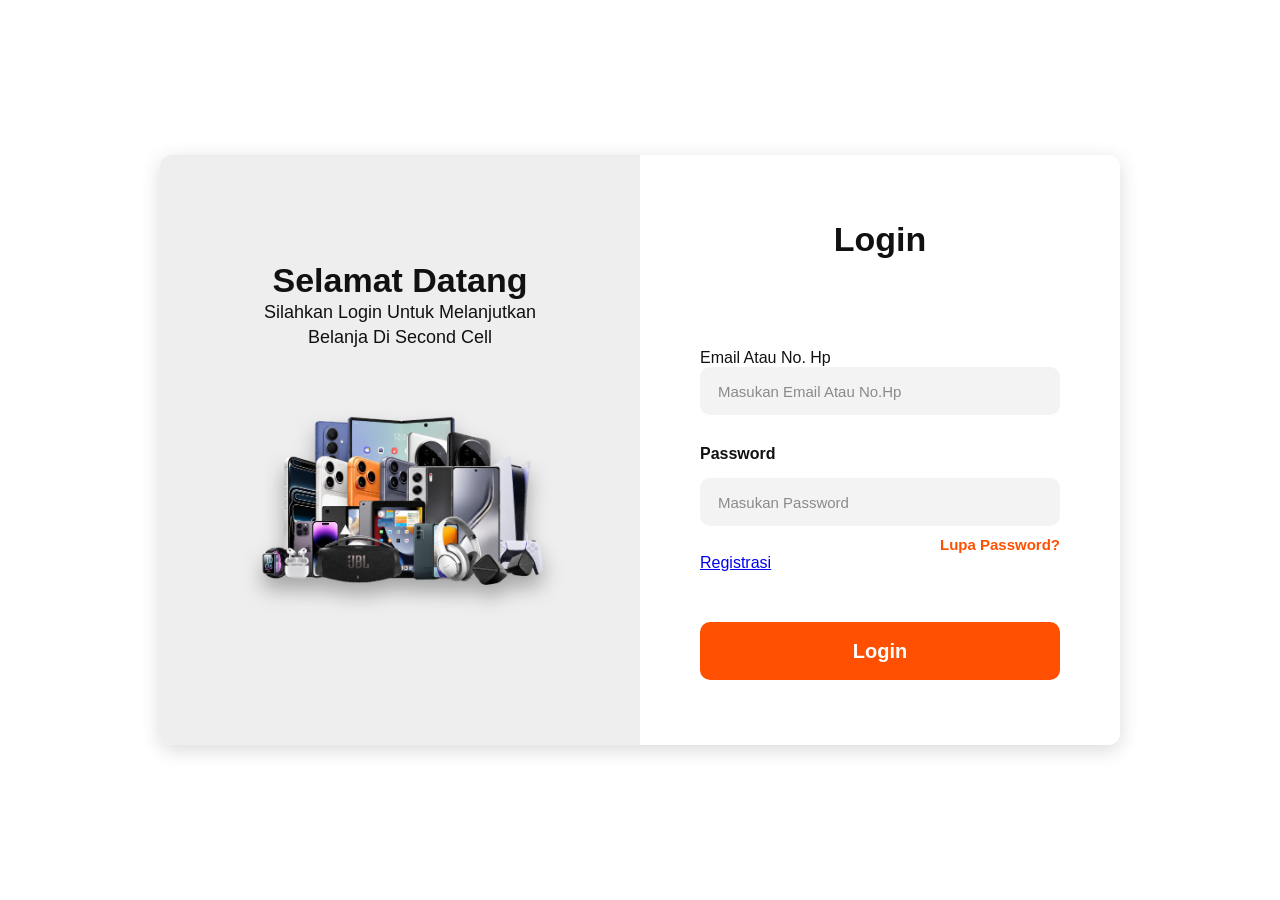
<file: pages/login.html>
<!DOCTYPE html>
<html lang="id">

<head>
    <meta charset="UTF-8">
    <meta name="viewport" content="width=device-width, initial-scale=1.0">

    <title>SecondCell | Login</title>

    <!-- CSS -->
    <link rel="stylesheet" href="/CSS/style_login.css">
</head>
<body>

    <main class="login-page">

        <!-- =========================
            LOGIN CARD
        ========================== -->
        <section class="login-card">

        <!-- =========================
            BAGIAN KIRI
        ========================== -->
        <div class="login-visual">
            <div class="login-visual-content">
                    <sh1 class="login-visual-title">Selamat Datang</sh1>

                    <p class="login-visual-description">
                        Silahkan Login Untuk Melanjutkan<br>Belanja Di Second Cell
                    </p>

                    <img
                        src="/asset/GAMBAR 1.png" alt="Produk Second Cell" class="login-visual-image"
                    >

                </div>

            </div>


            <!-- =========================
                BAGIAN KANAN
            ========================== -->
            <div class="login-form-section">

                <div class="login-form-container">

                    <h2 class="login-form-title">Login</h2>


                    <!-- FORM -->
                    <form class="login-form">

                        <!-- EMAIL -->
                        <div class="form-group">
                            <label for="email" lass="form-label">Email Atau No. Hp</label>

                            <input
                                type="text"
                                id="email"
                                class="form-input"
                                placeholder="Masukan Email Atau No.Hp"
                            >

                        </div>


                        <!-- PASSWORD -->
                        <div class="form-group">
                            <label for="password" class="form-label">
                                Password
                            </label>

                            <input
                                type="password"
                                id="password"
                                class="form-input"
                                placeholder="Masukan Password"
                            >

                            <div class="forgot-password">
                                <a href="#">Lupa Password?</a>
                            </div>
                            <div class="daftar-akun">
                                <a href="register.html">Registrasi</a>
                            </div>

                        </div>


                        <!-- BUTTON LOGIN -->
                        <button
                            type="submit"
                            class="login-button"
                        >
                            Login
                        </button>

                    </form>

                </div>

            </div>

        </section>

    </main>

</body>

</html>
</file>
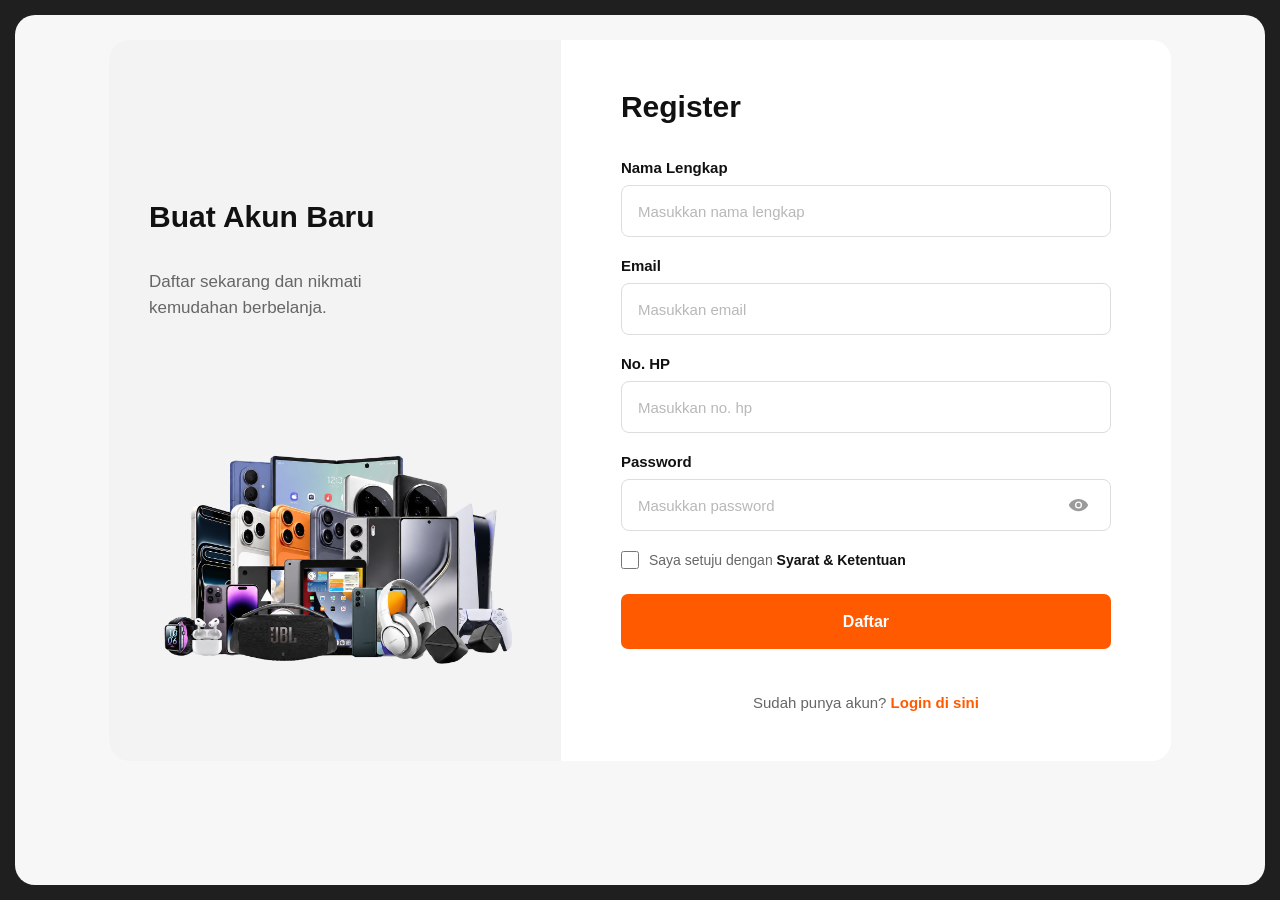
<file: pages/register.html>
<!DOCTYPE html>
<html lang="id">

<head>
    <meta charset="UTF-8">

    <meta
        name="viewport"
        content="width=device-width, initial-scale=1.0"
    >

    <title>Register - Second Cell</title>

    <!-- CSS -->
    <link rel="stylesheet" href="/CSS/style_register.css">
</head>

<body>

    <main class="register-page">
        <!-- =========================
            REGISTER CONTAINER
        ========================== -->
        <section class="register-container">


            <!-- =========================
                BAGIAN KIRI
            ========================== -->
            <div class="register-info">

                <div class="register-info-content">

                    <div class="register-info-text">

                        <h1>
                            Buat Akun Baru
                        </h1>

                        <p>
                            Daftar sekarang dan nikmati
                            kemudahan berbelanja.
                        </p>

                    </div>


                    <!-- GAMBAR -->
                    <div class="register-image-wrapper">

                        <img
                            src="/asset/GAMBAR 1.png"
                            alt="Produk Second Cell"
                            class="register-image"
                        >

                    </div>

                </div>

            </div>


            <!-- =========================
            BAGIAN KANAN FORM REGISTER
            ========================== -->
            <div class="register-form-section">

                <div class="register-form-wrapper">

                    <h2 class="form-title">
                        Register
                    </h2>


                    <form class="register-form">


                        <!-- NAMA -->
                        <div class="form-group">

                            <label for="nama">
                                Nama Lengkap
                            </label>

                            <input
                                type="text"
                                id="nama"
                                name="nama"
                                placeholder="Masukkan nama lengkap"
                                required
                            >

                        </div>


                        <!-- EMAIL -->
                        <div class="form-group">

                            <label for="email">
                                Email
                            </label>

                            <input
                                type="email"
                                id="email"
                                name="email"
                                placeholder="Masukkan email"
                                required
                            >

                        </div>


                        <!-- NOMOR HP -->
                        <div class="form-group">

                            <label for="noHp">
                                No. HP
                            </label>

                            <input
                                type="tel"
                                id="noHp"
                                name="noHp"
                                placeholder="Masukkan no. hp"
                                required
                            >

                        </div>


                        <!-- PASSWORD -->
                        <div class="form-group">

                            <label for="password">
                                Password
                            </label>

                            <div class="password-input">

                                <input
                                    type="password"
                                    id="password"
                                    name="password"
                                    placeholder="Masukkan password"
                                    required
                                >

                                <!-- Icon mata -->
                                <button
                                    type="button"
                                    class="password-toggle"
                                    aria-label="Lihat password"
                                >

                                    <svg
                                        viewBox="0 0 24 24"
                                        aria-hidden="true"
                                    >
                                        <path
                                            d="M12 5C6.5 5 2.1 8.5 1 12c1.1 3.5 5.5 7 11 7s9.9-3.5 11-7c-1.1-3.5-5.5-7-11-7Zm0 11a4 4 0 1 1 0-8 4 4 0 0 1 0 8Zm0-6.5a2.5 2.5 0 1 0 0 5 2.5 2.5 0 0 0 0-5Z"
                                        />
                                    </svg>

                                </button>

                            </div>

                        </div>


                        <!-- AGREEMENT -->
                        <div class="form-agreement">

                            <input
                                type="checkbox"
                                id="agreement"
                                name="agreement"
                                required
                            >

                            <label for="agreement">
                                Saya setuju dengan
                                <a href="#">
                                    Syarat & Ketentuan
                                </a>
                            </label>

                        </div>


                        <!-- REGISTER BUTTON -->
                        <button
                            type="submit"
                            class="btn-register"
                        >
                            Daftar
                        </button>

                    </form>


                    <!-- LOGIN -->
                    <p class="login-text">

                        Sudah punya akun?

                        <a href="login.html">
                            Login di sini
                        </a>

                    </p>

                </div>

            </div>

        </section>

    </main>


    <!-- Script kecil khusus icon mata -->
    <script>

        const passwordInput =
            document.querySelector("#password");

        const passwordToggle =
            document.querySelector(".password-toggle");


        passwordToggle.addEventListener("click", function () {

            const currentType =
                passwordInput.getAttribute("type");


            if (currentType === "password") {

                passwordInput.setAttribute("type", "text");

            } else {

                passwordInput.setAttribute("type", "password");

            }

        });

    </script>

</body>

</html>
</file>
<file: CSS/style_login.css>
/* ================================
GLOBAL SETTING
================================ */

:root {

 /* WARNA */
--color-primary: #ff4f00;
--color-primary-hover: #e94700;

color-background: #f5f5f5;
--color-panel-left: #eeeeee;
--color-panel-right: #ffffff;

--color-text: #111111;
--color-text-secondary: #666666;

--color-input: #f3f3f3;


/* UKURAN */
--card-width: 960px;
--card-height: 590px;

--border-radius: 12px;

}


/* Reset dasar */
* {
margin: 0;
padding: 0;
box-sizing: border-box;
}


/* BODY */
body {
font-family: Arial, Helvetica, sans-serif;
background-color: var(--color-background);
color: var(--color-text);
}

.login-page {
width: 100%;
min-height: 100vh;
    display: flex;
    justify-content: center;
    align-items: center;
    padding: 40px;
}

.login-card {
    width: var(--card-width);
    min-height: var(--card-height);
    display: flex;
    background-color: #ffffff;
    border-radius: var(--border-radius);
    overflow: hidden;
    box-shadow: 0 5px 20px rgba(0, 0, 0, 0.15);;
}
/* HALAMAN LOGIN KIRI */

.login-visual {
    width: 50%;
    background-color: var(--color-panel-left);
    display: flex;
    justify-content: center;
    align-items: center;
    padding: 50px;
}

.login-visual-content {
    width: 100%;
    text-align: center;
}

.login-visual-title {
    font-size: 34px;
    font-weight: 700;
    margin-bottom: 90px;
}

.login-visual-description {
    font-size: 18px;
    line-height: 1.4;
    margin-bottom: 30px;
}
.login-visual-image {
    display: block;
    width: 100%;
    max-width: 300px;
    height: auto;
    margin: 0 auto;
    filter: drop-shadow(0 12px 10px rgba(0, 0, 0, 0.30));
}

/* HALAMAN LOGIN KANAN */

.login-form-section {
    width: 50%;
    background-color: var(--color-panel-right);
    display: flex;
    justify-content: center;
    align-items: center;
    padding: 60px;
}

.login-form-container {
    width: 100%;
    max-width: 400%;
}

.login-form-title {
    text-align: center;
    font-size: 34px;
    font-weight: 700;
    margin-bottom: 90px;
}

.login-form {
    width: 100%;
}

.form-group {
width: 100%;
margin-bottom: 30px;
}

.form-label {
display: block;
font size: 15px;
font-weight: 600;
margin-bottom : 15px
}

.form-input{
width: 100%;
height: 48px;
padding: 0 18px;
border: none;
outline: none;
border-radius: 10px;
background-color: var(--color-input);
font-size: 15px;
transition: 0,2s;
}

.form-input:focus {
box-shadow:0 0 0 2px rgba(255, 79, 0, 0.25);
}
.form-input::placeholder {
color: #8a8a8a;
}

.forgot-password {
text-align: right;
margin-top: 10px;
}

.forgot-password a {
color: var(--color-primary);
font-size: 15px;
font-weight: 600;
text-decoration: none;
}

.forgot-password:hover {
text-decoration: underline;
}

/* Tombol Login */

.login-button {
width: 100%;
height: 58px;
margin-top: 20px;
border: none;
border-radius: 10px;
background-color: var(--color-primary);
color: white;
font-size: 20px;
font-weight: 700;
cursor: pointer;
transition: 0,25s;
}

.login-button:hover {
background-color: var(--color-primary-hover);
transform: translateY(-2px);
box-shadow: 0 6px 15px rgba(255, 79, 0, 0.25);
}
</file>
<file: CSS/style_register.css>
/* ==================================================
   RESET
================================================== */

* {
    margin: 0;
    padding: 0;
    box-sizing: border-box;
}


html {
    font-size: 16px;
}


body {
    font-family: Arial, Helvetica, sans-serif;
    background-color: #1f1f1f;
    color: #111111;
}



/* ==================================================
   VARIABLE WARNA
   Kalau mau ganti warna utama,
   cukup ganti dari sini
================================================== */

:root {
    --primary-color: #ff5a00;
    --primary-hover: #e64f00;
    --text-dark: #111111;
    --text-gray: #666666;
    --border-color: #dddddd;
    --background-light: #f7f7f7;
    --white: #ffffff;

}

/* ==================================================
REGISTER PAGE
================================================== */

.register-page {
    width: calc(100% - 30px);
    min-height: calc(100vh - 30px);
    margin: 15px auto;
    padding: 25px 35px 40px;
    background-color: var(--background-light);
    border-radius: 20px;
}



/* ==================================================
HEADER
================================================== */
.register-header {
width: 100px;
height: auto;

display: flex;
justify-content: center;
align-items: center;
}

/*
Kalau nanti menggunakan logo gambar
*/
.logo {
    width: 10px;
    height: 100vh;
}
/* ==================================================
REGISTER CONTAINER
================================================== */
.register-container {
width: 90%;
max-width: 1100px;
margin: 0 auto;
min-height: 630px;
display: grid;
grid-template-columns: 1fr 1.35fr;
border-radius: 20px;
overflow: hidden;
background-color: var(--white);
}



/* ==================================================
   REGISTER INFO
   BAGIAN KIRI
================================================== */

.register-info {

    background-color: #f3f3f3;
    padding: 60px 40px 30px;
}

.register-info-content {
    width: 100%;
    height: 100%;
    display: flex;
    flex-direction: column;
    justify-content: space-between;
}
.register-info-text {
    margin-top: 100px}

.register-info h1 {
    font-size: 30px;
    font-weight: 700;
    margin-bottom: 35px;
}

.register-info p {
    max-width: 280px;
    font-size: 17px;
    line-height: 1.5;
    color: var(--text-gray);
}



/* ==================================================
   GAMBAR BAGIAN KIRI
================================================== */

.register-image-wrapper {

    width: 100%;

    display: flex;

    justify-content: center;

    align-items: flex-end;

}


.register-image {

    width: 100%;

    max-width: 380px;

    height: auto;

    display: block;

    object-fit: contain;

}



/* ==================================================
   FORM SECTION
================================================== */

.register-form-section {

    background-color: var(--white);

    padding: 50px 60px;

}


.register-form-wrapper {

    max-width: 520px;

    margin: 0 auto;

}



/* ==================================================
   FORM TITLE
================================================== */

.form-title {

    font-size: 30px;

    font-weight: 700;

    margin-bottom: 35px;

}



/* ==================================================
   FORM
================================================== */

.register-form {

    width: 100%;

}



/* ==================================================
   FORM GROUP
================================================== */

.form-group {

    margin-bottom: 20px;

}


.form-group label {

    display: block;

    font-size: 15px;

    font-weight: 600;

    margin-bottom: 9px;

}



/* ==================================================
   INPUT
================================================== */

.form-group input {

    width: 100%;

    height: 52px;

    padding: 0 16px;

    border: 1px solid var(--border-color);

    border-radius: 8px;

    outline: none;

    font-size: 15px;

    color: var(--text-dark);

    background-color: var(--white);

    transition: 0.2s ease;

}


.form-group input::placeholder {

    color: #b8b8b8;

}



/* Saat input diklik */

.form-group input:focus {

    border-color: var(--primary-color);

    box-shadow: 0 0 0 3px rgba(255, 90, 0, 0.10);

}



/* ==================================================
   PASSWORD INPUT
================================================== */

.password-input {

    position: relative;

}


.password-input input {

    padding-right: 55px;

}



/* ==================================================
   PASSWORD EYE
================================================== */

.password-toggle {

    position: absolute;

    top: 50%;

    right: 15px;

    transform: translateY(-50%);

    width: 35px;

    height: 35px;

    border: none;

    background: transparent;

    cursor: pointer;

    display: flex;

    justify-content: center;

    align-items: center;

}


.password-toggle svg {

    width: 21px;

    height: 21px;

    fill: #9b9b9b;

    transition: 0.2s;

}


.password-toggle:hover svg {

    fill: var(--primary-color);

}



/* ==================================================
   AGREEMENT / CHECKBOX
================================================== */

.form-agreement {

    display: flex;

    align-items: center;

    gap: 10px;

    margin: 5px 0 25px;

}


.form-agreement input {

    width: 18px;

    height: 18px;

    accent-color: #111111;

    cursor: pointer;

}


.form-agreement label {

    font-size: 14px;

    color: var(--text-gray);

}


.form-agreement a {

    color: var(--text-dark);

    font-weight: 600;

    text-decoration: none;

}


.form-agreement a:hover {

    text-decoration: underline;

}



/* ==================================================
   REGISTER BUTTON
================================================== */

.btn-register {

    width: 100%;

    height: 55px;

    border: none;

    border-radius: 7px;

    background-color: var(--primary-color);

    color: var(--white);

    font-size: 16px;

    font-weight: 600;

    cursor: pointer;

    transition: 0.2s ease;

}


.btn-register:hover {

    background-color: var(--primary-hover);

}


.btn-register:active {

    transform: scale(0.99);

}



/* ==================================================
   LOGIN TEXT
================================================== */

.login-text {

    text-align: center;

    margin-top: 45px;

    font-size: 15px;

    color: var(--text-gray);

}


.login-text a {

    color: var(--primary-color);

    font-weight: 600;

    text-decoration: none;

}


.login-text a:hover {

    text-decoration: underline;

}



/* ==================================================
   RESPONSIVE TABLET
================================================== */

@media (max-width: 1000px) {

    .register-container {

        width: 95%;

        grid-template-columns: 1fr 1.2fr;

    }


    .register-form-section {

        padding: 45px 35px;

    }


    .register-info {

        padding: 50px 30px 30px;

    }


    .register-info-text {

        margin-top: 80px;

    }

}



/* ==================================================
   RESPONSIVE MOBILE
================================================== */

@media (max-width: 768px) {

    body {

        background-color: var(--background-light);

    }


    .register-page {

        width: 100%;

        margin: 0;

        padding: 20px;

        border-radius: 0;

    }


    .register-header {

        margin-bottom: 25px;

    }


    .register-container {

        width: 100%;

        display: flex;

        flex-direction: column;

    }


    /*
    Bagian gambar disembunyikan
    di layar HP supaya form lebih nyaman.
    */

    .register-info {

        display: none;

    }


    .register-form-section {

        padding: 35px 25px;

    }


    .form-title {

        font-size: 26px;

    }


    .login-text {

        margin-top: 30px;

    }

}



/* ==================================================
   MOBILE KECIL
================================================== */

@media (max-width: 480px) {

    .register-page {

        padding: 15px;

    }


    .logo-text {

        font-size: 22px;

    }


    .register-form-section {

        padding: 30px 20px;

    }


    .form-title {

        font-size: 24px;

    }


    .form-group input {

        height: 50px;

    }


    .btn-register {

        height: 52px;

    }

}
</file>
